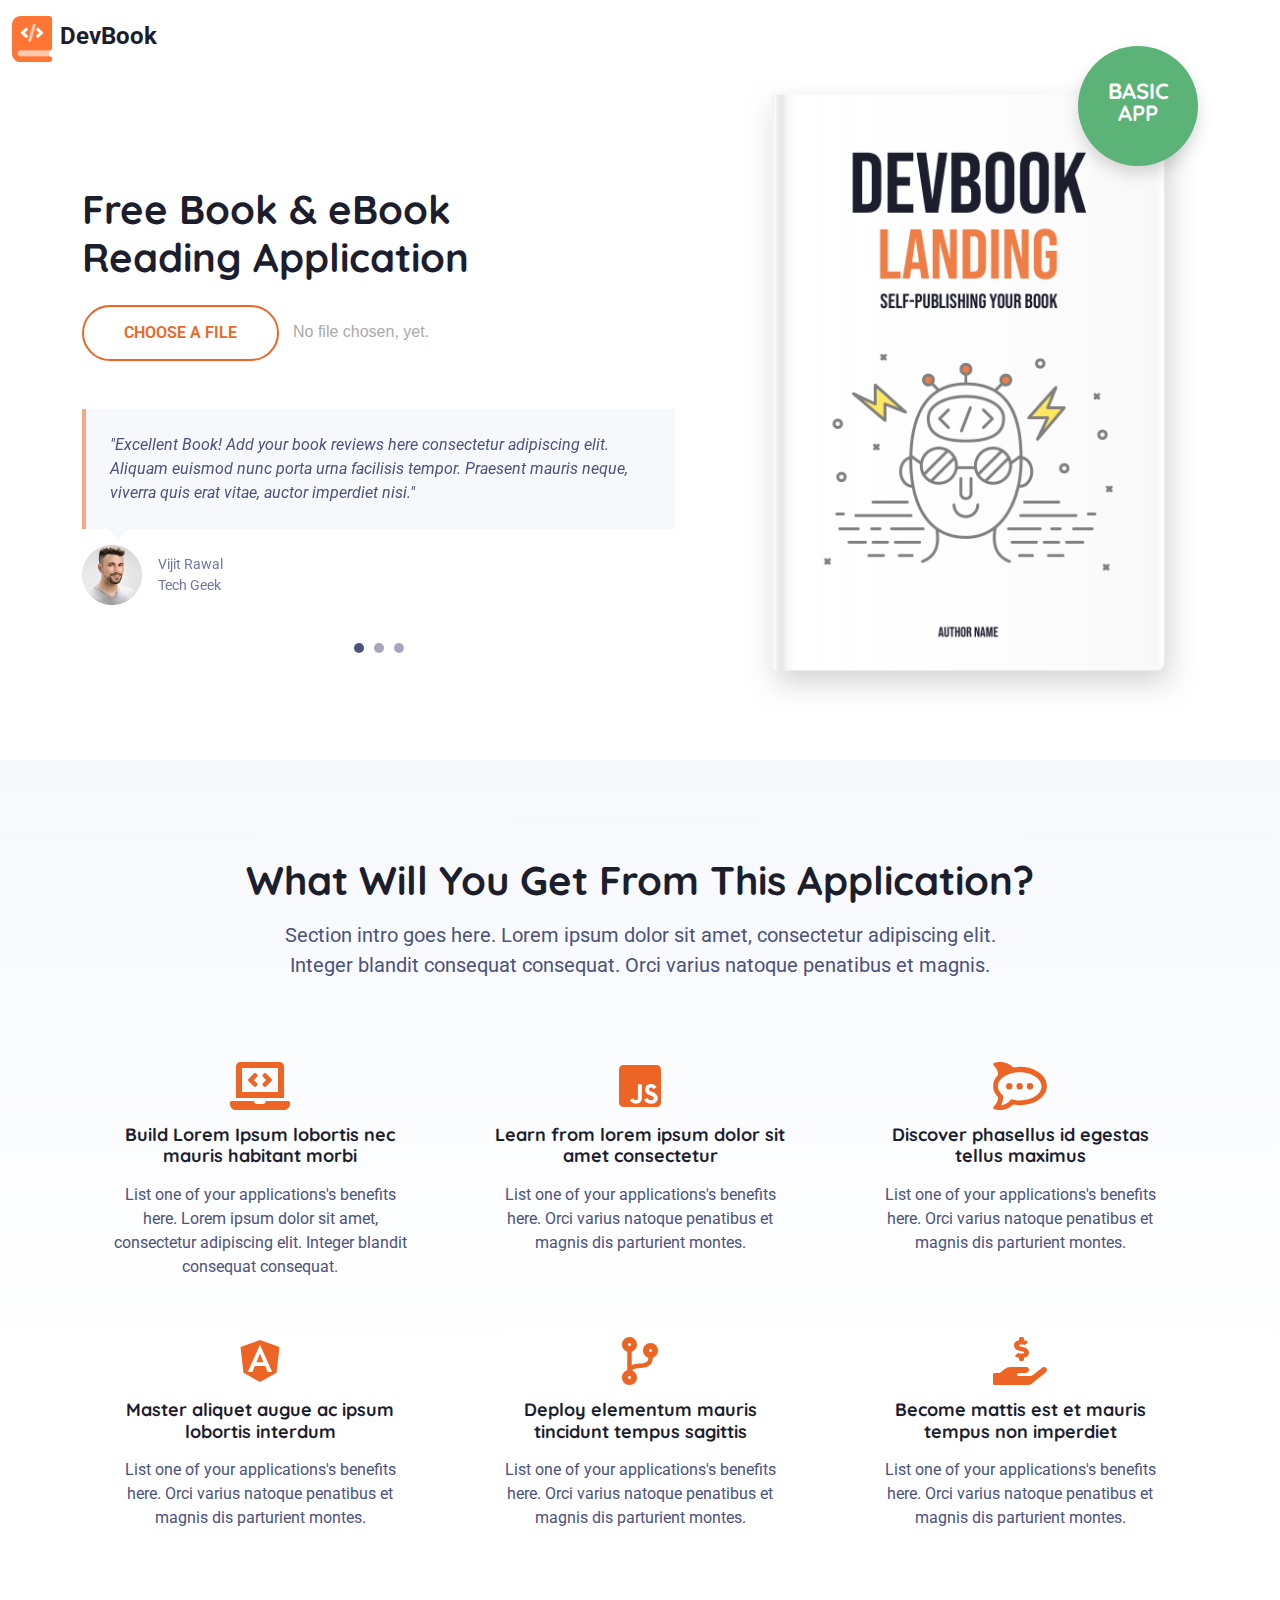
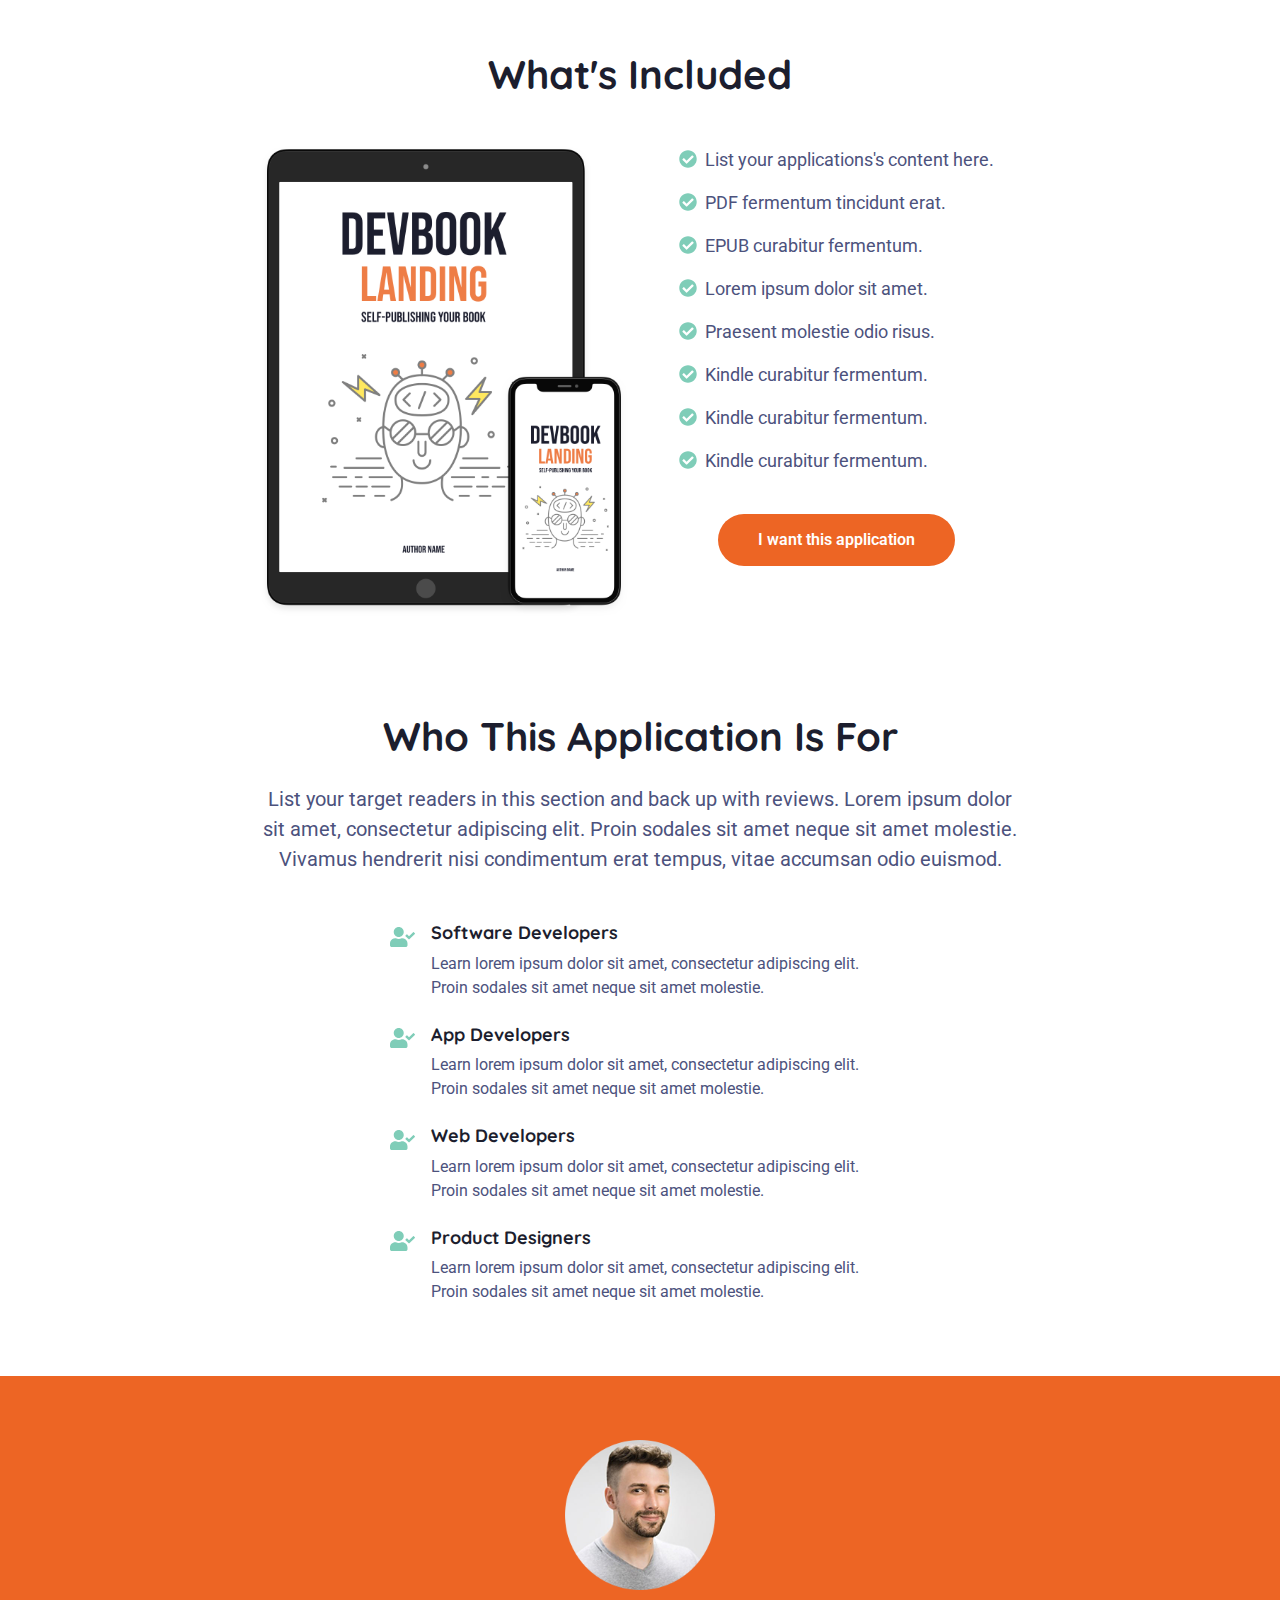
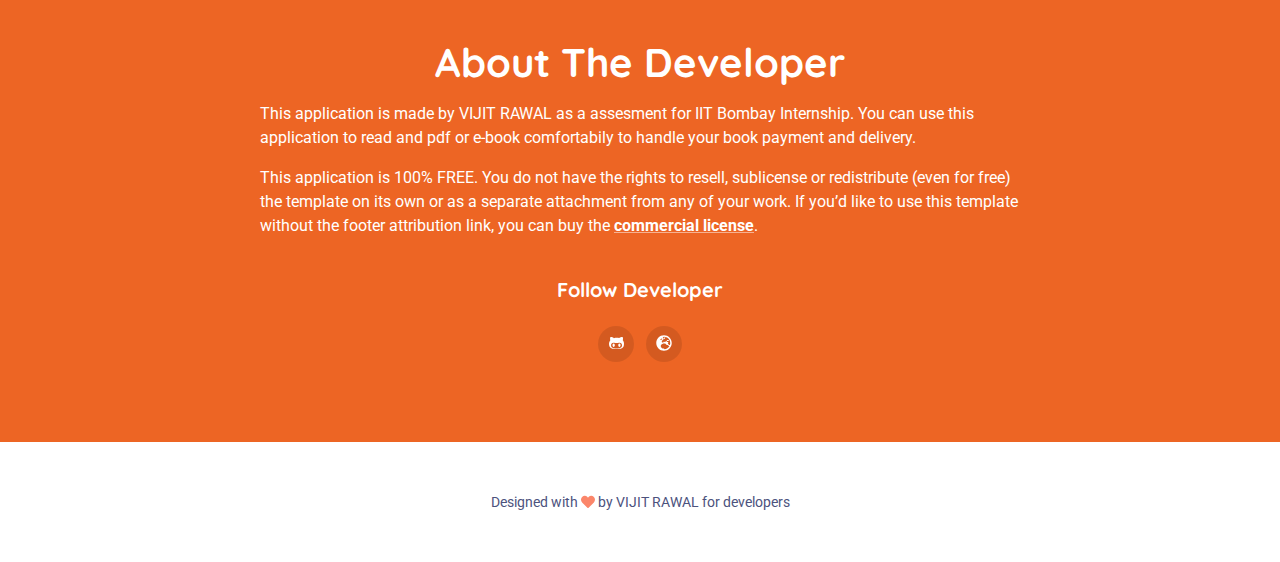
<file: index.html>
<!DOCTYPE html>
<html lang="en"> 
<head>
    <title>DevBook</title>
    
    <!-- Meta -->
    <meta charset="utf-8">
    <meta http-equiv="X-UA-Compatible" content="IE=edge">
    <meta name="viewport" content="width=device-width, initial-scale=1.0">
    <meta name="description" content="">
    <meta name="author" content="Xiaoying Riley at 3rd Wave Media">    
    <link rel="shortcut icon" href="favicon.ico"> 
    
    <!-- Google Font -->
    <link href="https://fonts.googleapis.com/css?family=Quicksand:700|Roboto:400,400i,700&display=swap" rel="stylesheet">
    
    <!-- FontAwesome JS-->
    <script defer src="assets/fontawesome/js/all.min.js"></script>

    <!-- Theme CSS -->  
    <link id="theme-style" rel="stylesheet" href="assets/css/theme.css">

</head> 

<body>    
    <header class="header">	    
        <div class="branding">
            <div class="container-fluid position-relative py-3">
                <div class="logo-wrapper">
	                <div class="site-logo"><a class="navbar-brand" href="index.html"><img class="logo-icon me-2" src="assets/images/site-logo.svg" alt="logo" ><span class="logo-text">DevBook</span></a></div>    
                </div><!--//docs-logo-wrapper-->
	        
            </div><!--//container-->
        </div><!--//branding-->
    </header><!--//header-->
    
    <section class="hero-section">
	    <div class="container">
		    <div class="row">
			    <div class="col-12 col-md-7 pt-5 mb-5 align-self-center">
				    <div class="promo pe-md-3 pe-lg-5">
					    <h1 class="headline mb-3">
						    Free Book &amp; eBook <br>Reading Application  
					    </h1><!--//headline-->
					    <div class="subheadline mb-4">
						    
						    
					    </div><!--//subheading-->
					    
					    <div class="cta-holder row gx-md-3 gy-3 gy-md-0">
						    <div class="col-12 col-md-auto">
						        <input type="file" id="real-file" hidden="hidden" />
<a type="button" class="btn btn-secondary id="custom-button" href="PDF VIEWER 2/index.html" target="_blank" style="text-decoration:none;">CHOOSE A FILE</a>
<span id="custom-text">No file chosen, yet.</span>
						    </div>
						   
					    </div><!--//cta-holder-->
					    
					    <div class="hero-quotes mt-5">
						    <div id="quotes-carousel" class="quotes-carousel carousel slide carousel-fade mb-5" data-bs-ride="carousel" data-bs-interval="8000">
								<ol class="carousel-indicators">
									<li data-bs-target="#quotes-carousel" data-bs-slide-to="0" class="active"></li>
									<li data-bs-target="#quotes-carousel" data-bs-slide-to="1"></li>
									<li data-bs-target="#quotes-carousel" data-bs-slide-to="2"></li>
								</ol>
							  
							    <div class="carousel-inner">
								    <div class="carousel-item active">
								        <blockquote class="quote p-4 theme-bg-light">
									        "Excellent Book! Add your book reviews here consectetur adipiscing elit. Aliquam euismod nunc porta urna facilisis tempor. Praesent mauris neque, viverra quis erat vitae, auctor imperdiet nisi."     
								        </blockquote><!--//item-->
								        <div class="source row gx-md-3 gy-3 gy-md-0 align-items-center">
									        <div class="col-12 col-md-auto text-center text-md-start">
									            <img class="source-profile" src="assets/images/profiles/profile-1.png" alt="image" >
									        </div><!--//col-->
									        <div class="col source-info text-center text-md-start">
										        <div class="source-name">Vijit Rawal</div>
										        <div class="soure-title">Tech Geek</div>
										    </div><!--//col-->
								        </div><!--//source-->
								    </div><!--//carousel-item-->
								    
								    
								</div><!--//carousel-inner-->
							</div><!--//quotes-carousel-->

							
					    </div><!--//hero-quotes-->
				    </div><!--//promo-->
			    </div><!--col-->
			    <div class="col-12 col-md-5 mb-5 align-self-center">
				    <div class="book-cover-holder">
					    <img class="img-fluid book-cover" src="assets/images/devbook-cover.png" alt="book cover" >
					    <div class="book-badge d-inline-block shadow">
						    BASIC<br>APP
					    </div>
				    </div><!--//book-cover-holder-->
				    			    </div><!--col-->
		    </div><!--//row-->
	    </div><!--//container-->
    </section><!--//hero-section-->
    
    <section id="benefits-section" class="benefits-section theme-bg-light-gradient py-5">
	    <div class="container py-5">
		    <h2 class="section-heading text-center mb-3">What Will You Get From This Application?</h2>
		    <div class="section-intro single-col-max mx-auto text-center mb-5">Section intro goes here. Lorem ipsum dolor sit amet, consectetur adipiscing elit. Integer blandit consequat consequat. Orci varius natoque penatibus et magnis. </div>
		    <div class="row text-center">
			    <div class="item col-12 col-md-6 col-lg-4">
				    <div class="item-inner p-3 p-lg-4">
					    <div class="item-header mb-3">
						    <div class="item-icon"><i class="fas fa-laptop-code"></i></div>
						    <h3 class="item-heading">Build Lorem Ipsum lobortis nec mauris habitant morbi</h3>
					    </div><!--//item-heading-->
					    <div class="item-desc">
						    List one of your applications's benefits here. Lorem ipsum dolor sit amet, consectetur adipiscing elit. Integer blandit consequat consequat. 
					    </div><!--//item-desc-->
				    </div><!--//item-inner-->
			    </div><!--//item-->
			    <div class="item col-12 col-md-6 col-lg-4">
				    <div class="item-inner p-3 p-lg-4">
					    <div class="item-header mb-3">
						    <div class="item-icon"><i class="fab fa-js-square"></i></div>
						    <h3 class="item-heading">Learn from lorem ipsum dolor sit amet consectetur</h3>
					    </div><!--//item-heading-->
					    <div class="item-desc">
						    List one of your applications's benefits here. Orci varius natoque penatibus et magnis dis parturient montes.
					    </div><!--//item-desc-->
				    </div><!--//item-inner-->
			    </div><!--//item-->
			    <div class="item col-12 col-md-6 col-lg-4">
				    <div class="item-inner p-3 p-lg-4">
					    <div class="item-header mb-3">
						    <div class="item-icon"><i class="fab fa-rocketchat"></i></div>
						    <h3 class="item-heading">Discover phasellus id egestas tellus maximus</h3>
					    </div><!--//item-heading-->
					    <div class="item-desc">
						    List one of your applications's benefits here. Orci varius natoque penatibus et magnis dis parturient montes. 
					    </div><!--//item-desc-->
				    </div><!--//item-inner-->
			    </div><!--//item-->
			    <div class="item col-12 col-md-6 col-lg-4">
				    <div class="item-inner p-3 p-lg-4">
					    <div class="item-header mb-3">
						    <div class="item-icon"><i class="fab fa-angular"></i></div>
						    <h3 class="item-heading">Master aliquet augue ac ipsum lobortis interdum</h3>
					    </div><!--//item-heading-->
					    <div class="item-desc">
						    List one of your applications's benefits here. Orci varius natoque penatibus et magnis dis parturient montes. 
					    </div><!--//item-desc-->
				    </div><!--//item-inner-->
			    </div><!--//item-->
			    <div class="item col-12 col-md-6 col-lg-4">
				    <div class="item-inner p-3 p-lg-4">
					    <div class="item-header mb-3">
						    <div class="item-icon"><i class="fas fa-code-branch"></i></div>
						    <h3 class="item-heading">Deploy elementum mauris tincidunt tempus sagittis</h3>
					    </div><!--//item-heading-->
					    <div class="item-desc">
						    List one of your applications's benefits here. Orci varius natoque penatibus et magnis dis parturient montes. 
					    </div><!--//item-desc-->
				    </div><!--//item-inner-->
			    </div><!--//item-->
			    <div class="item col-12 col-md-6 col-lg-4">
				    <div class="item-inner p-3 p-lg-4">
					    <div class="item-header mb-3">
						    <div class="item-icon"><i class="fas fa-hand-holding-usd"></i></div>
						    <h3 class="item-heading">Become mattis est et mauris tempus non imperdiet</h3>
					    </div><!--//item-heading-->
					    <div class="item-desc">
						    List one of your applications's benefits here. Orci varius natoque penatibus et magnis dis parturient montes. 
					    </div><!--//item-desc-->
				    </div><!--//item-inner-->
			    </div><!--//item-->
		    </div><!--//row-->
	    </div><!--//container-->
    </section><!--//benefits-section-->
    
    <section id="content-section" class="content-section">
	    <div class="container">
		    <div class="single-col-max mx-auto">
		    <h2 class="section-heading text-center mb-5">What's Included</h2>
			    <div class="row">
				    <div class="col-12 col-md-6">
					    <div class="figure-holder mb-5">
						    <img class="img-fluid" src="assets/images/devbook-devices.png" alt="image" >
					    </div><!--//figure-holder-->
				    </div><!--//col-->
				    <div class="col-12 col-md-6 mb-5">
					    <div class="key-points mb-4 text-center">
						    <ul class="key-points-list list-unstyled mb-4 mx-auto d-inline-block text-start">
							    <li><i class="fas fa-check-circle me-2"></i>List your applications's content here.</li>
							    <li><i class="fas fa-check-circle me-2"></i>PDF fermentum tincidunt erat.</li>
							    <li><i class="fas fa-check-circle me-2"></i>EPUB curabitur fermentum.</li>
							    <li><i class="fas fa-check-circle me-2"></i>Lorem ipsum dolor sit amet.</li>
							    <li><i class="fas fa-check-circle me-2"></i>Praesent molestie odio risus. </li>
							    <li><i class="fas fa-check-circle me-2"></i>Kindle curabitur fermentum.</li>
							    <li><i class="fas fa-check-circle me-2"></i>Kindle curabitur fermentum.</li>
							    <li><i class="fas fa-check-circle me-2"></i>Kindle curabitur fermentum.</li>
						    </ul>
						    <div class="text-center"><a class="btn btn-primary" href="https://themes.3rdwavemedia.com/bootstrap-templates/startup/devbook-free-bootstrap-5-book-ebook-landing-page-template-for-developers/">I want this application</a></div>
					    </div><!--//key-points-->
					    
				    </div><!--//col-12-->   
			    </div><!--//row-->
		    </div><!--//single-col-max-->
	    </div><!--//container-->
    </section><!--//content-section-->
    
    <section id="audience-section" class="audience-section py-5">
	    <div class="container">
		    <h2 class="section-heading text-center mb-4">Who This Application Is For</h2>
		    <div class="section-intro single-col-max mx-auto text-center mb-5">
			    List your target readers in this section and back up with reviews. Lorem ipsum dolor sit amet, consectetur adipiscing elit. Proin sodales sit amet neque sit amet molestie. Vivamus hendrerit nisi condimentum erat tempus, vitae accumsan odio euismod.
		    </div><!--//section-intro-->
		    <div class="audience mx-auto">
			    <div class="item row gx-3">
				    <div class="col-auto item-icon"><i class="fas fa-user-check"></i></div>
				    <div class="col">
					    <h4 class="item-title">Software Developers</h4>
					    <div class="item-desc">Learn lorem ipsum dolor sit amet, consectetur adipiscing elit. Proin sodales sit amet neque sit amet molestie.</div>
				    </div><!--//col-->
			    </div><!--//item-->			    
			    <div class="item row gx-3">
				    <div class="col-auto item-icon"><i class="fas fa-user-check"></i></div>
				    <div class="col">
					    <h4 class="item-title">App Developers</h4>
					    <div class="item-desc">Learn lorem ipsum dolor sit amet, consectetur adipiscing elit. Proin sodales sit amet neque sit amet molestie.</div>
				    </div><!--//col-->
			    </div><!--//item-->			    
			    <div class="item row gx-3">
				    <div class="col-auto item-icon"><i class="fas fa-user-check"></i></div>
				    <div class="col">
					    <h4 class="item-title">Web Developers</h4>
					    <div class="item-desc">Learn lorem ipsum dolor sit amet, consectetur adipiscing elit. Proin sodales sit amet neque sit amet molestie.</div>
				    </div><!--//col-->
			    </div><!--//item-->
			    <div class="item row gx-3">
				    <div class="col-auto item-icon"><i class="fas fa-user-check"></i></div>
				    <div class="col">
					    <h4 class="item-title">Product Designers</h4>
					    <div class="item-desc">Learn lorem ipsum dolor sit amet, consectetur adipiscing elit. Proin sodales sit amet neque sit amet molestie.</div>
				    </div><!--//col-->
			    </div><!--//item-->
		    </div><!--//audience-->
	    </div><!--//container-->
    </section><!--//audience-section-->
    
  
    
    <section id="author-section" class="author-section section theme-bg-primary py-5">
	    <div class="container py-3">
		    <div class="author-profile text-center mb-5">
			    <img class="author-pic" src="assets/images/profiles/profile-1.png" alt="image" >
		    </div><!--//author-profile-->
		    <h2 class="section-heading text-center text-white mb-3">About The Developer</h2>
		    <div class="author-bio single-col-max mx-auto">
			    <p>This application is made by VIJIT RAWAL as a assesment for IIT Bombay Internship. You can use this application to read and pdf or e-book comfortabily to handle your book payment and delivery.</p>
			    <p> This application is 100% FREE. You do not have the rights to resell, sublicense or redistribute (even for free) the template on its own or as a separate attachment from any of your work. If you’d like to use this template without the footer attribution link, you can buy the <a class="theme-link" href="https://themes.3rdwavemedia.com/bootstrap-templates/startup/devbook-free-bootstrap-5-book-ebook-landing-page-template-for-developers/" target="_blank"><strong>commercial license</strong></a>.</p>
			    <div class="author-links text-center pt-4">
			        <h5 class="text-white mb-4">Follow Developer</h5>
				    <ul class="social-list list-unstyled">
					   
					    <li class="list-inline-item"><a href="https://github.com/vijit08"><i class="fab fa-github-alt"></i></a></li> 
			            
			            
			            <li class="list-inline-item"><a href="https://www.linkedin.com/in/vijit-rawal-10b128170/"><i class="fas fa-globe-europe"></i></a></li>
			        </ul><!--//social-list-->
			    </div><!--//author-links-->
			    
		    </div><!--//author-bio-->
		    
	    </div><!--//container-->
    </section><!--//author-section-->
    
    

    <footer class="footer">

	    <div class="footer-bottom text-center py-5">

	        <!--/* This template is free as long as you keep the footer attribution link. If you'd like to use the template without the attribution link, you can buy the commercial license via our website: themes.3rdwavemedia.com Thank you for your support. :) */-->
            <small class="copyright">Designed with <i class="fas fa-heart" style="color: #fb866a;"></i> by VIJIT RAWAL for developers</small>
 
	    </div>
	    
    </footer>
       
    <!-- Javascript -->          
    <script src="assets/plugins/popper.min.js"></script>
    <script src="assets/plugins/bootstrap/js/bootstrap.min.js"></script> 
    <script src="assets/plugins/smoothscroll.min.js"></script> 
    
    <script src="assets/js/main.js"></script>

    <script type="text/javascript">
    	const realFileBtn= document.getElementById("real-file");
    	const realFileBtn= document.getElementById("btn btn-primary w-100");
    </script>

</body>
</html>
</file>
